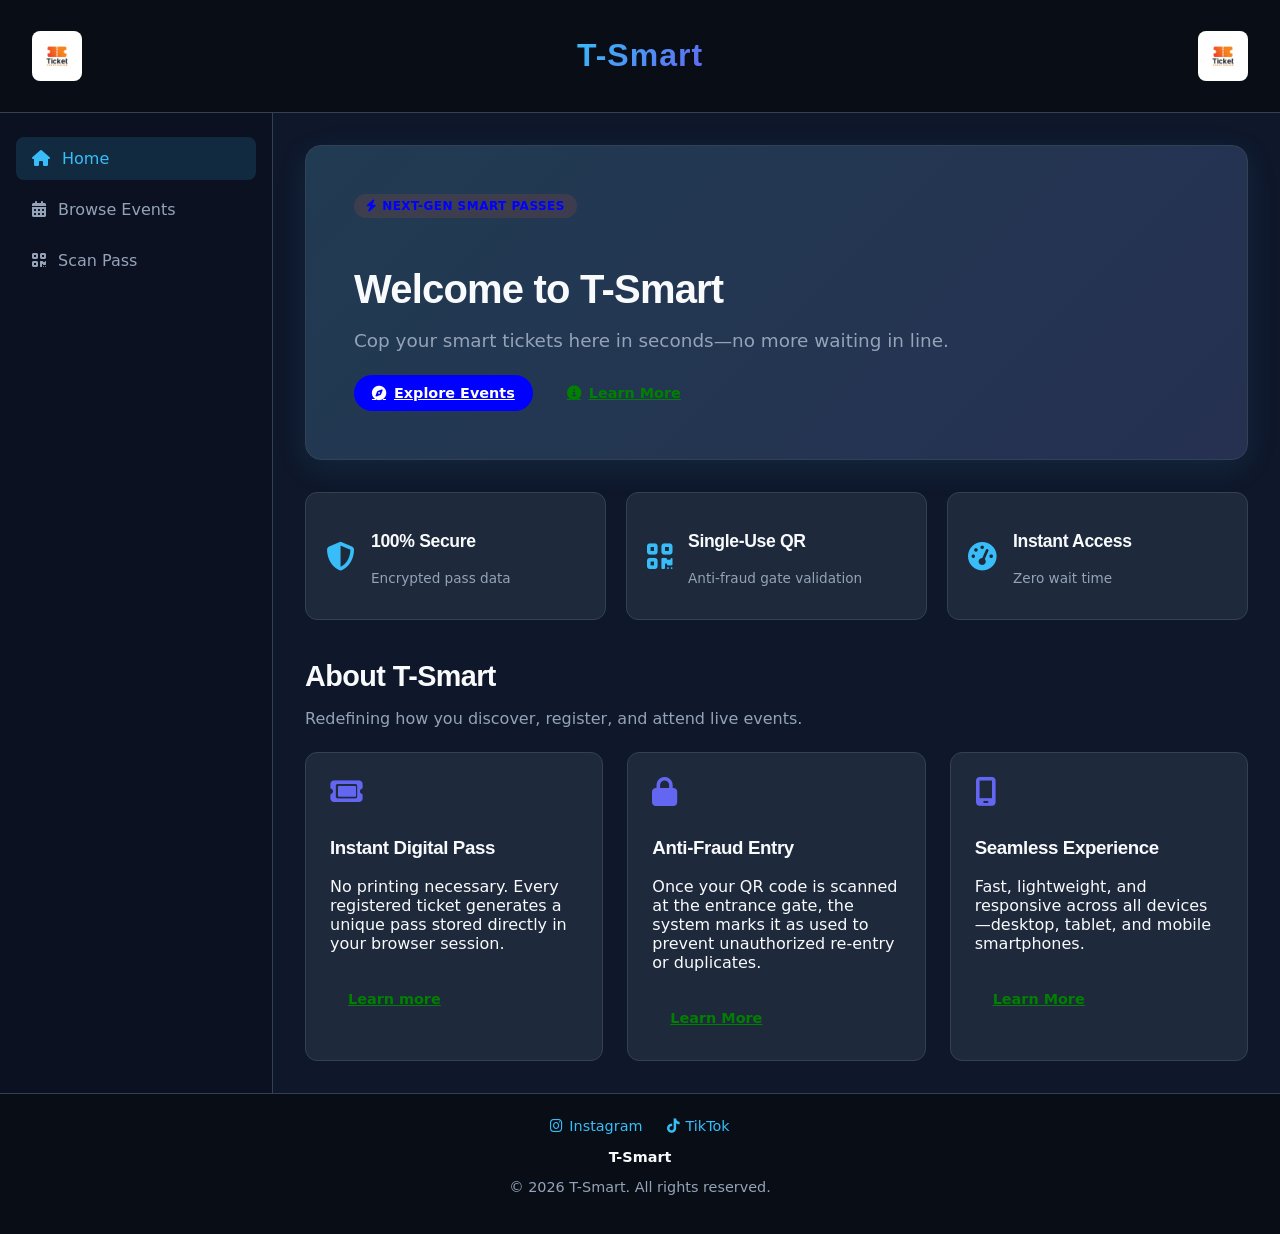
<file: index.html>
<!DOCTYPE html>
<html lang="en">
<head>
    <meta charset="UTF-8" />
    <meta name="viewport" content="width=device-width, initial-scale=1.0" />
    <title>T-Smart | Smart Ticketing Solution</title>

    <link rel="stylesheet" href="styles.css" />
    
    <!-- FontAwesome for Modern UI Icons -->
    <link rel="stylesheet" href="https://cdnjs.cloudflare.com/ajax/libs/font-awesome/6.4.0/css/all.min.css" />
    <link rel="stylesheet" href="skiddle.css" />
</head>
<body>

    <!-- Top Site Header with Dual Logos -->
    <header class="site-header">
        <img src="Images/logo.jpg" alt="T-Smart Logo Left" class="header-img header-img-left" />
        <h1 class="header-title">T-Smart</h1>
        <img src="Images/logo.jpg" alt="T-Smart Logo Right" class="header-img header-img-right" />
    </header>

    <!-- Main Application Grid (Sidebar Navigation + Dynamic Content) -->
    <div class="layout">
        
        <!-- Sidebar Navigation Drawer -->
        <nav class="sidebar">
            <a href="index.html" class="active"><i class="fa-solid fa-house"></i> Home</a>
            <a href="Halisi-events.html"><i class="fa-solid fa-calendar-days"></i> Browse Events</a>
            <a href="qrcode.html"><i class="fa-solid fa-qrcode"></i> Scan Pass</a>
        </nav>
        
        <!-- Main Content Area -->
        <main class="content-body">
            
            <!-- Visual Hero Banner -->
            <section class="hero-section">
                <div class="hero-badge"><i class="fa-solid fa-bolt"></i> Next-Gen Smart Passes</div>
                <h2 class="hero-title">Welcome to T-Smart</h2>
                <p class="hero-subtitle">Cop your smart tickets here in seconds—no more waiting in line.</p>
                <div class="hero-cta-group">
                    <a href="Halisi-events.html" class="btn btn-primary"><i class="fa-solid fa-compass"></i> Explore Events</a>
                    <a href="#about" class="btn btn-secondary"><i class="fa-solid fa-circle-info"></i> Learn More</a>
                </div>
            </section>

            <!-- Quick Metrics / Features Bar -->
            <section class="metrics-grid">
                <div class="metric-card">
                    <i class="fa-solid fa-shield-halved metric-icon"></i>
                    <div>
                        <h3>100% Secure</h3>
                        <p>Encrypted pass data</p>
                    </div>
                </div>
                <div class="metric-card">
                    <i class="fa-solid fa-qrcode metric-icon"></i>
                    <div>
                        <h3>Single-Use QR</h3>
                        <p>Anti-fraud gate validation</p>
                    </div>
                </div>
                <div class="metric-card">
                    <i class="fa-solid fa-gauge-high metric-icon"></i>
                    <div>
                        <h3>Instant Access</h3>
                        <p>Zero wait time</p>
                    </div>
                </div>
            </section>

            <!-- About T-Smart Section -->
            <section id="about" class="about-section">
                <div class="section-header">
                    <h2>About T-Smart</h2>
                    <p>Redefining how you discover, register, and attend live events.</p>
                </div>
                <div class="about-grid">
                    <article class="about-card">
                        <i class="fa-solid fa-ticket feature-icon"></i>
                        <h3>Instant Digital Pass</h3>
                        <p>No printing necessary. Every registered ticket generates a unique pass stored directly in your browser session.</p>
                        <a href="learn-more.html#instant-pass" class="btn btn-secondary" style="margin-top:12px;">Learn more</a>
                    </article>
                    <article class="about-card">
                        <i class="fa-solid fa-lock feature-icon"></i>
                        <h3>Anti-Fraud Entry</h3>
                        <p>Once your QR code is scanned at the entrance gate, the system marks it as used to prevent unauthorized re-entry or duplicates.</p>
                        <a href="learn-more.html#anti-fraud" class="btn btn-secondary" style="margin-top:12px;">Learn More</a>
                    </article>
                    <article class="about-card">
                        <i class="fa-solid fa-mobile-screen feature-icon"></i>
                        <h3>Seamless Experience</h3>
                        <p>Fast, lightweight, and responsive across all devices—desktop, tablet, and mobile smartphones.</p>
                        <a href="learn-more.html#seamless-experience" class="btn btn-secondary" style="margin-top:12px;">Learn More</a>

                    </article>
                </div>
            </section>

        </main>
    </div>

    <!-- Site Footer -->
    <footer class="footer">
        <div class="footer-socials">
            <a href="https://www.instagram.com/" target="_blank">
                <i class="fa-brands fa-instagram"></i> Instagram
            </a>
            <a href="https://www.tiktok.com/" target="_blank">
                <i class="fa-brands fa-tiktok"></i> TikTok
            </a>
        </div>
        <p class="footer-brand">T-Smart</p>
        <p>&copy; 2026 T-Smart. All rights reserved.</p>
    </footer>

    <!-- Core App Logic -->
    <script src="script.js"></script>
</body>
</html>
</file>
<file: styles.css>
/* ==========================================================================
   HOMEPAGE & HEADER SPECIFIC STYLES
   ========================================================================== */

/* Header Styling */
.site-header {
    display: flex;
    align-items: center;
    justify-content: space-between;
    padding: 16px 32px;
    background: #090d16;
    border-bottom: 1px solid #334155;
}

.header-img {
    height: 50px;
    width: auto;
    border-radius: 8px;
    object-fit: cover;
}

.header-title {
    font-size: 2rem;
    font-weight: 800;
    letter-spacing: 1px;
    background: linear-gradient(135deg, #38bdf8, #6366f1);
    -webkit-background-clip:text;
    -webkit-text-fill-color: transparent;
}

/* Layout Grid */
.layout {
    display: flex;
    min-height: calc(100vh - 160px);
}

.sidebar {
    width: 240px;
    background-color: #0b1120;
    border-right: 1px solid #334155;
    padding: 24px 16px;
    display: flex;
    flex-direction: column;
    gap: 8px;
}

.sidebar a {
    display: flex;
    align-items: center;
    gap: 12px;
    padding: 12px 16px;
    color: #94a3b8;
    text-decoration: none;
    border-radius: 8px;
    font-weight: 500;
    transition: all 0.25s ease;
}

.sidebar a:hover, .sidebar a.active {
    background: rgba(56, 189, 248, 0.15);
    color: #38bdf8;
}

.content-body {
    flex: 1;
    padding: 32px;
    background-color: #0f172a;
    color: #f8fafc;
}

/* Hero Section */
.hero-section {
    background: linear-gradient(135deg, rgba(56, 189, 248, 0.12), rgba(99, 102, 241, 0.12)), #1e293b;
    border: 1px solid #334155;
    border-radius: 16px;
    padding: 48px;
    margin-bottom: 32px;
    box-shadow: 0 8px 32px rgba(56, 189, 248, 0.1);
}

.hero-badge {
    display: inline-block;
    background: rgba(56, 189, 248, 0.2);
    color: #38bdf8;
    padding: 6px 14px;
    border-radius: 20px;
    font-size: 0.85rem;
    font-weight: 600;
    margin-bottom: 16px;
}

.hero-title {
    font-size: 2.5rem;
    font-weight: 700;
    margin-bottom: 12px;
}

.hero-subtitle {
    color: #94a3b8;
    font-size: 1.15rem;
    max-width: 600px;
    margin-bottom: 24px;
}

.hero-cta-group {
    display: flex;
    gap: 16px;
}

/* Metrics Section */
.metrics-grid {
    display: grid;
    grid-template-columns: repeat(auto-fit, minmax(220px, 1fr));
    gap: 20px;
    margin-bottom: 40px;
}

.metric-card {
    background: #1e293b;
    border: 1px solid #334155;
    border-radius: 12px;
    padding: 20px;
    display: flex;
    align-items: center;
    gap: 16px;
}

.metric-icon {
    font-size: 1.8rem;
    color: #38bdf8;
}

.metric-card h3 {
    font-size: 1.1rem;
    font-weight: 600;
}

.metric-card p {
    color: #94a3b8;
    font-size: 0.85rem;
}

/* About Section */
.about-section {
    margin-top: 16px;
}

.section-header {
    margin-bottom: 24px;
}

.section-header h2 {
    font-size: 1.8rem;
    margin-bottom: 6px;
}

.section-header p {
    color: #94a3b8;
}

.about-grid {
    display: grid;
    grid-template-columns: repeat(auto-fit, minmax(260px, 1fr));
    gap: 24px;
}

.about-card {
    background: #1e293b;
    border: 1px solid #334155;
    border-radius: 12px;
    padding: 24px;
    transition: transform 0.25s ease;
}

.about-card:hover {
    transform: translateY(-4px);
}

.feature-icon {
    font-size: 1.8rem;
    color: #6366f1;
    margin-bottom: 12px;
}

/* Footer */
.footer {
    background: #090d16;
    border-top: 1px solid #334155;
    padding: 24px 32px;
    text-align: center;
    color: #94a3b8;
    font-size: 0.9rem;
}

.footer-socials {
    display: flex;
    justify-content: center;
    gap: 24px;
    margin-bottom: 12px;
}

.footer-socials a {
    color: #38bdf8;
    text-decoration: none;
    font-weight: 500;
    display: flex;
    align-items: center;
    gap: 6px;
}

.footer-brand {
    font-weight: 700;
    color: #f8fafc;
}

  /* EVENTS PAGE SPECIFIC STYLE */

/* Search Bar Container */
.search-container {
    position: relative;
    max-width: 600px;
    margin-bottom: 32px;
}

.search-icon {
    position: absolute;
    left: 18px;
    top: 50%;
    transform: translateY(-50%);
    color: #94a3b8;
    font-size: 1.1rem;
}

.search-input {
    width: 100%;
    padding: 14px 20px 14px 48px;
    background-color: #1e293b;
    border: 1px solid #334155;
    border-radius: 12px;
    color: #f8fafc;
    font-size: 1rem;
    outline: none;
    transition: all 0.25s ease;
}

.search-input:focus {
    border-color: #38bdf8;
    box-shadow: 0 0 0 3px rgba(56, 189, 248, 0.15);
}

.search-input::placeholder {
    color: #64748b;
}

/* Event Cards Grid */
.event-grid {
    display: grid;
    grid-template-columns: repeat(auto-fill, minmax(280px, 1fr));
    gap: 24px;
}

/* Base Card Styling for JS-rendered items */
.event-card {
    background: #1e293b;
    border: 1px solid #334155;
    border-radius: 12px;
    overflow: hidden;
    display: flex;
    flex-direction: column;
    transition: transform 0.25s ease, box-shadow 0.25s ease;
}

.event-card:hover {
    transform: translateY(-4px);
    box-shadow: 0 12px 24px rgba(0, 0, 0, 0.3);
    border-color: #475569;
}

.event-card img {
    width: 100%;
    height: 180px;
    object-fit: cover;
}

.event-card-content {
    padding: 20px;
    display: flex;
    flex-direction: column;
    flex: 1;
}

.event-card h3 {
    font-size: 1.2rem;
    font-weight: 600;
    margin-bottom: 8px;
}

.event-card p {
    color: #94a3b8;
    font-size: 0.9rem;
    margin-bottom: 16px;
}

/*TICKET & QR PASS SPECIFIC */

/* Ticket Card Styling */
.ticket-wrapper {
    margin-bottom: 32px;
}

.ticket-card {
    background: #1e293b;
    border: 1px solid #334155;
    border-radius: 16px;
    padding: 32px;
    max-width: 480px;
    margin: 0 auto;
    text-align: center;
    box-shadow: 0 8px 32px rgba(0, 0, 0, 0.4);
}

.ticket-header {
    display: flex;
    align-items: center;
    justify-content: center;
    gap: 10px;
    margin-bottom: 24px;
    color: #38bdf8;
}

.ticket-icon {
    font-size: 1.5rem;
}

.ticket-details {
    text-align: left;
    background: #0f172a;
    padding: 20px;
    border-radius: 12px;
    border: 1px solid #334155;
    margin-bottom: 24px;
}

.ticket-details p {
    margin-bottom: 10px;
    color: #94a3b8;
    font-size: 0.95rem;
}

.ticket-details p:last-child {
    margin-bottom: 0;
}

.ticket-details strong {
    color: #f8fafc;
}

.ticket-id-badge {
    font-family: monospace;
    background: rgba(56, 189, 248, 0.15);
    color: #38bdf8;
    padding: 2px 8px;
    border-radius: 4px;
}

/* QR Code Container */
.qrcode-container {
    background: #ffffff;
    padding: 20px;
    border-radius: 12px;
    display: inline-block;
    box-shadow: 0 4px 12px rgba(0, 0, 0, 0.2);
}

.qrcode-container img {
    margin: 0 auto;
}

/* Gate Scanner Card & Buttons */
.gate-scanner-card {
    background: #1e293b;
    border: 1px solid #334155;
    border-radius: 16px;
    padding: 28px;
    max-width: 480px;
    margin: 0 auto;
}

.gate-scanner-card h3 {
    display: flex;
    align-items: center;
    gap: 10px;
    font-size: 1.2rem;
    margin-bottom: 8px;
}

.gate-scanner-card p {
    color: #94a3b8;
    font-size: 0.9rem;
    margin-bottom: 20px;
}

.btn-block {
    width: 100%;
    display: block;
    padding: 12px 20px;
    border-radius: 8px;
    font-weight: 600;
    cursor: pointer;
    margin-bottom: 12px;
    border: none;
    transition: all 0.2s ease;
}

.btn-primary {
    background:#fdf0d5;
    color: #0f172a;
}

.btn-secondary{
    color:green;
    
}
.btn-secondary:hover{
    background-color: gainsboro;
    
}

.btn-primary:hover {
    background:#333d29;
}

.btn-danger {
    background: transparent;
    color: #f43f5e;
    border: 1px solid #f43f5e;
}

.btn-danger:hover {
    background: rgba(244, 63, 94, 0.1);
}

.scan-message {
    display: block;
    margin-top: 12px;
    font-size: 0.9rem;
    font-weight: 600;
    text-align: center;
}

.modal-overlay {
    position: fixed;
    inset: 0;
    background: rgba(15, 23, 42, 0.6);
    z-index: 1000;
    display: flex;
    align-items: center;
    justify-content: center;
    opacity: 0;
    pointer-events: none;
    transition: opacity 0.25s ease;
}

.modal-overlay.open {
    opacity: 1;
    pointer-events: auto;
}

.modal-box {
    background: #1e293b;
    padding: 32px;
    border-radius: 12px;
    width: 90%;
    max-width: 400px;
    position: relative;
    box-shadow: 0 12px 32px rgba(0, 0, 0, 0.4);
    transform: scale(0.95);
    transition: transform 0.25s ease;
}

.modal-overlay.open .modal-box {
    transform: scale(1);
}

.modal-close {
    position: absolute;
    top: 12px;
    right: 16px;
    background: none;
    border: none;
    color: #94a3b8;
    font-size: 1.5rem;
    cursor: pointer;
}

.modal-box label {
    display: block;
    margin-top: 12px;
    margin-bottom: 4px;
    color: #cbd5e1;
    font-size: 0.9rem;
}

.modal-box input {
    width: 100%;
    padding: 10px;
    border-radius: 6px;
    border: 1px solid #334155;
    background: #0f172a;
    color: #f1f5f9;
}
</file>
<file: skiddle.css>
:root {
    --bg: #0b1220;
    --surface: #141b2d;
    --surface-hover: #1b2438;
    --border: #263049;
    --text: #f1f5f9;
    --text-muted: #718aac;
    --accent:blue;        /* bold coral-orange — the one accent to spend boldness on */
    --accent-hover: #ff7452;
    --accent-soft: rgba(255, 90, 54, 0.12);
}

/* Google Fonts — bold display face + clean body face */
@import url('https://fonts.googleapis.com/css2?family=Poppins:wght@600;700;800&family=Inter:wght@400;500;600&display=swap');

body {
    background: var(--bg);
    color: var(--text);
    font-family: 'Inter', system-ui, sans-serif;
    margin: 0;
}

h1, h2, h3, .hero-title {
    font-family: 'Poppins', sans-serif;
    font-weight: 700;
    letter-spacing: -0.02em;
}

/* Navbar */
.navbar {
    position: sticky;
    top: 0;
    z-index: 100;
    display: flex;
    align-items: center;
    justify-content: space-between;
    padding: 16px 32px;
    background: rgba(11, 18, 32, 0.85);
    backdrop-filter: blur(8px);
    border-bottom: 1px solid var(--border);
}

.navbar .logo {
    font-family: 'Poppins', sans-serif;
    font-weight: 800;
    font-size: 1.4rem;
    color: var(--text);
}

.navbar .logo span {
    color: var(--accent);
}

/* Hero / Search */
.hero {
    padding: 64px 32px 48px;
    text-align: center;
}

.hero h1 {
    font-size: clamp(2rem, 5vw, 3.2rem);
    margin-bottom: 12px;
}

.hero h1 .highlight {
    color: var(--accent);
}

.hero p {
    color: var(--text-muted);
    font-size: 1.05rem;
    max-width: 520px;
    margin: 0 auto 32px;
}

#event-search {
    width: 100%;
    max-width: 480px;
    padding: 16px 24px;
    border-radius: 999px;
    border: 2px solid var(--border);
    background: var(--surface);
    color: var(--text);
    font-size: 1rem;
    outline: none;
    transition: border-color 0.2s ease, box-shadow 0.2s ease;
}

#event-search::placeholder {
    color: var(--text-muted);
}

#event-search:focus {
    border-color: var(--accent);
    box-shadow: 0 0 0 4px var(--accent-soft);
}

/* Event Grid & Cards */
#event-list {
    display: grid;
    grid-template-columns: repeat(auto-fill, minmax(280px, 1fr));
    gap: 24px;
    padding: 8px 32px 64px;
    max-width: 1200px;
    margin: 0 auto;
}

.event-card {
    background: var(--surface);
    border: 1px solid var(--border);
    border-radius: 16px;
    overflow: hidden;
    display: flex;
    flex-direction: column;
    transition: transform 0.25s ease, box-shadow 0.25s ease, border-color 0.25s ease;
}

.event-card:hover {
    transform: translateY(-6px);
    box-shadow: 0 16px 32px rgba(0, 0, 0, 0.35);
    border-color: var(--accent);
}

.event-card img {
    width: 100%;
    height: 180px;
    object-fit: cover;
    display: block;
}

.event-card-content {
    padding: 18px 20px 20px;
    display: flex;
    flex-direction: column;
    flex-grow: 1;
}

.event-card-content h3 {
    font-size: 1.15rem;
    margin: 4px 0 10px;
    line-height: 1.3;
}

.event-card-content p {
    color: var(--text-muted);
    font-size: 0.9rem;
    margin: 4px 0;
    display: flex;
    align-items: center;
    gap: 6px;
}

/* Category badge — pill style like Skiddle's genre tags */
.hero-badge {
    display: inline-block;
    background: var(--accent-soft);
    color: var(--accent);
    font-size: 0.75rem;
    font-weight: 600;
    text-transform: uppercase;
    letter-spacing: 0.04em;
    padding: 5px 12px;
    border-radius: 999px;
}

/* Buttons */
.btn {
    display: inline-flex;
    align-items: center;
    gap: 8px;
    padding: 10px 18px;
    border-radius: 999px;
    font-weight: 600;
    font-size: 0.9rem;
    border: none;
    cursor: pointer;
    transition: background 0.2s ease, transform 0.15s ease;
}

.btn:active {
    transform: scale(0.97);
}

.btn-primary {
    background: var(--accent);
    color: #fff;
}

.btn-primary:hover {
    background: var(--accent-hover);
}

/* Registration Modal — aligned to the same accent color*/
.modal-overlay {
    position: fixed;
    inset: 0;
    background: rgba(11, 18, 32, 0.7);
    z-index: 1000;
    display: flex;
    align-items: center;
    justify-content: center;
    opacity: 0;
    pointer-events: none;
    transition: opacity 0.25s ease;
}

.modal-overlay.open {
    opacity: 1;
    pointer-events: auto;
}

.modal-box {
    background: var(--surface);
    border: 1px solid var(--border);
    padding: 32px;
    border-radius: 16px;
    width: 90%;
    max-width: 400px;
    position: relative;
    transform: scale(0.95);
    transition: transform 0.25s ease;
}

.modal-overlay.open .modal-box {
    transform: scale(1);
}

.modal-box h3 {
    margin-top: 0;
    margin-bottom: 20px;
}

.modal-box h3 span {
    color: var(--accent);
}

.modal-close {
    position: absolute;
    top: 12px;
    right: 16px;
    background: none;
    border: none;
    color: var(--text-muted);
    font-size: 1.5rem;
    cursor: pointer;
}

.modal-box label {
    display: block;
    margin-top: 14px;
    margin-bottom: 6px;
    color: var(--text-muted);
    font-size: 0.85rem;
    font-weight: 500;
}

.modal-box input {
    width: 100%;
    padding: 12px 14px;
    border-radius: 8px;
    border: 1px solid var(--border);
    background: var(--bg);
    color: var(--text);
    font-size: 0.95rem;
    box-sizing: border-box;
    outline: none;
    transition: border-color 0.2s ease;
}

.modal-box input:focus {
    border-color: var(--accent);
}

/*   Empty state (no search results) */
   #event-list p {
    color: var(--text-muted);
}

/* Responsive */

/* Tablet */
@media (max-width: 1024px) {
    #event-list {
        grid-template-columns: repeat(auto-fill, minmax(240px, 1fr));
        padding: 8px 20px 56px;
    }
    .hero { padding: 48px 20px 40px; }
}

/* Mobile */
@media (max-width: 600px) {
    .navbar { padding: 12px 16px; }
    .hero { padding: 40px 16px 32px; }
    #event-list { padding: 8px 16px 48px; grid-template-columns: 1fr; }
}
</file>
